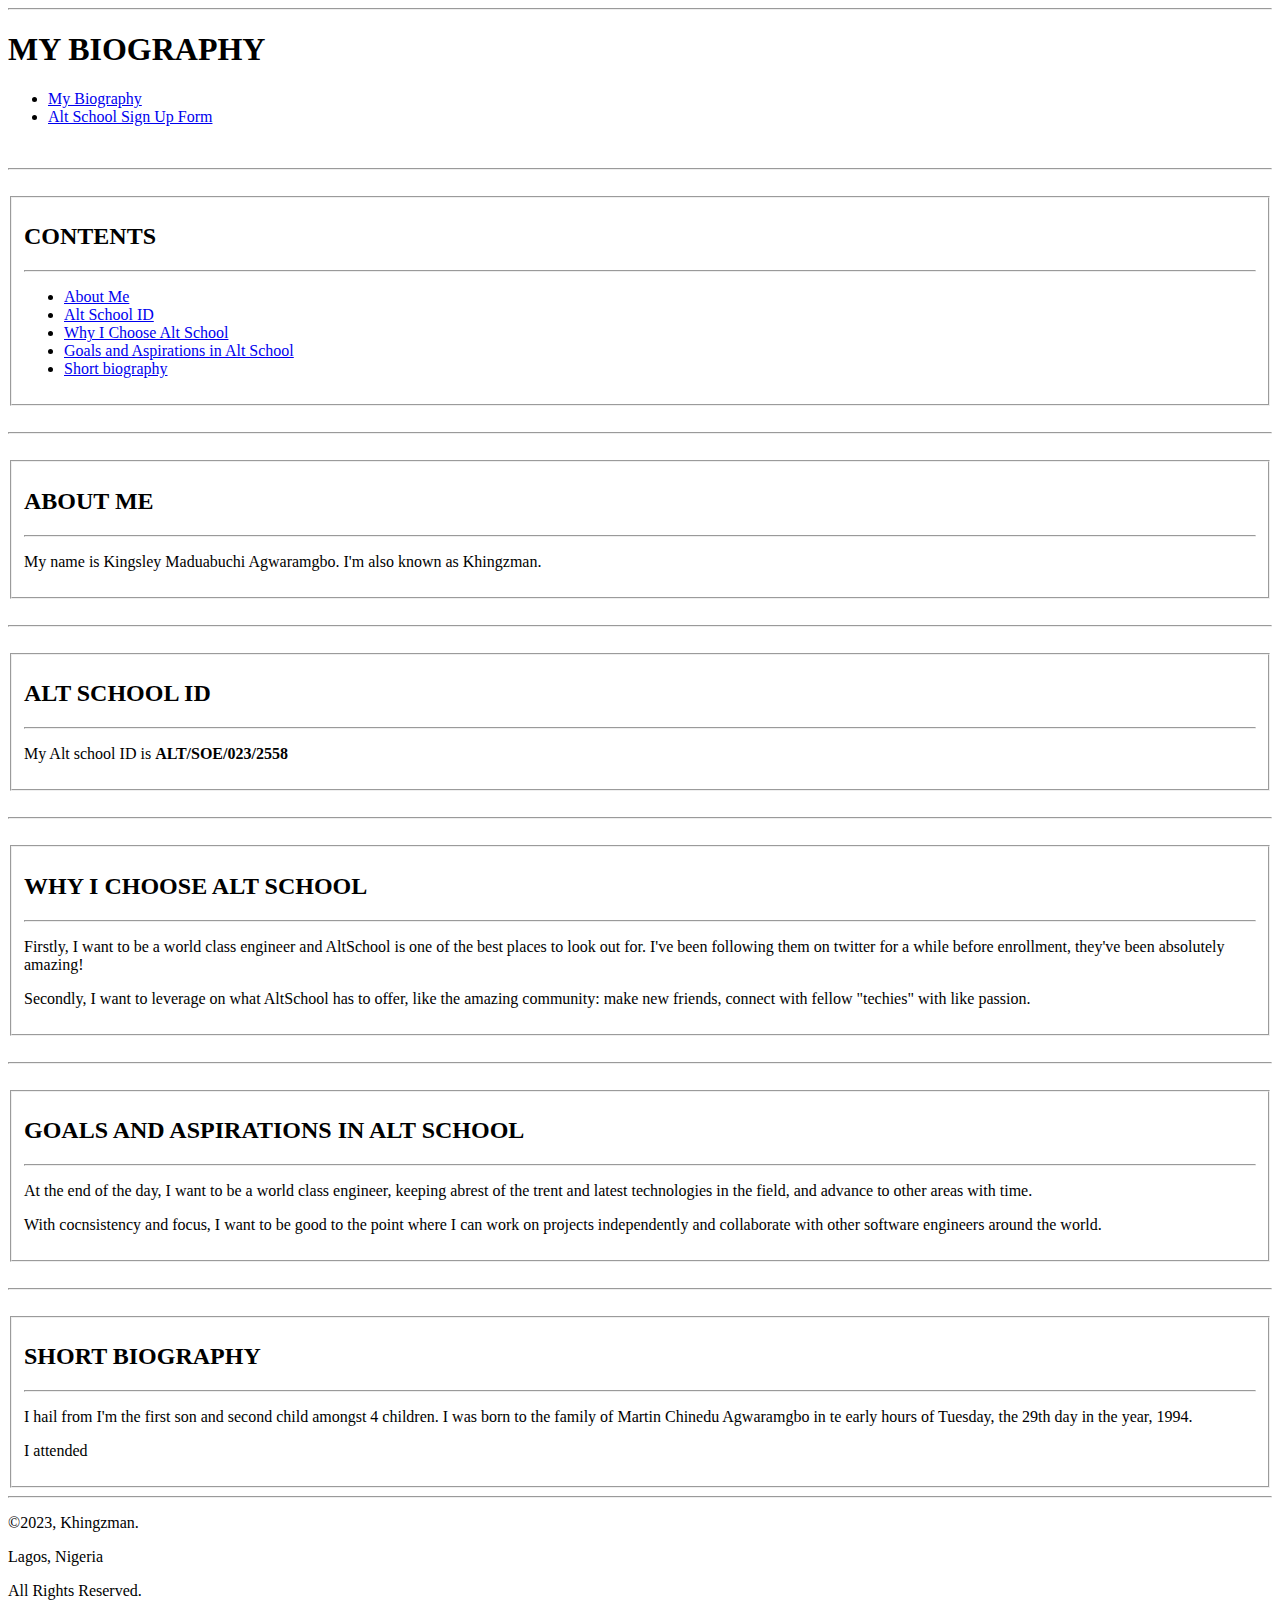
<file: first_assignment/index.html>
<!DOCTYPE html>
<html lang="en">

<head>
  <meta charset="UTF-8">
  <meta name="viewport" content="width=device-width, initial-scale=1.0">
  <title>Biography Page</title>
</head>

<body>
  <main>
    <hr>
    <header>
      <h1>MY BIOGRAPHY</h1>
      <nav>
        <ul>
          <li><a href="#">My Biography</a></li>
          <li><a href="./sign_up_form.html">Alt School Sign Up Form</a></li>
        </ul>
      </nav>
    </header>
    <br>
    <hr>
    <br>

    <section aria-labelledby="table_of_content">
      <fieldset id="table_of_content">
        <h2>CONTENTS</h2>
        <hr>
        <ul>
          <li><a href="#about_me">About Me</a></li>
          <li><a href="#my_altSchool_ID">Alt School ID</a></li>
          <li><a href="#why_i_choose_altSchool">Why I Choose Alt School</a></li>
          <li><a href="#goals_and_aspiration_in_altSchool">Goals and Aspirations in Alt School</a></li>
          <li><a href="#short_biography">Short biography</a></li>
        </ul>
      </fieldset>
    </section>
    <br>
    <hr>
    <br>
    <section aria-labelledby="about_me">
      <fieldset>
        <h2 id="about_me">ABOUT ME</h2>
        <hr>
        <p>
          My name is Kingsley Maduabuchi Agwaramgbo. I'm also known as Khingzman.
        </p>
      </fieldset>
    </section>
    <br>
    <hr>
    <br>
    <section aria-labelledby="my_altSchool_ID">
      <fieldset>
        <h2 id="my_altSchool_ID">ALT SCHOOL ID</h2>
        <hr>
        <p>
          My Alt school ID is <strong>ALT/SOE/023/2558</strong>
        </p>
      </fieldset>
    </section>

    <br>
    <hr>
    <br>
    <section aria-labelledby="why_i_choose_altSchool">
      <fieldset>
        <h2 id="why_i_choose_altSchool">WHY I CHOOSE ALT SCHOOL</h2>
        <hr>
        <p>
          Firstly, I want to be a world class engineer and AltSchool is one of the best places to look out for. I've
          been following them on twitter for a while before enrollment, they've been absolutely amazing!
        </p>
        <p>
          Secondly, I want to leverage on what AltSchool has to offer, like the amazing community: make new friends,
          connect with fellow "techies" with like passion.

        </p>
      </fieldset>
    </section>

    <br>
    <hr>
    <br>
    <section aria-labelledby="goals_and_aspiration_in_altSchool">
      <fieldset>
        <h2 id="goals_and_aspiration_in_altSchool">GOALS AND ASPIRATIONS IN ALT SCHOOL</h2>
        <hr>
        <p>
          At the end of the day, I want to be a world class engineer, keeping abrest of the trent and latest
          technologies in the field, and advance to other areas with time.
        </p>
        <p>
          With cocnsistency and focus, I want to be good to the point where I can work on projects independently and
          collaborate with other software engineers around the world.
        </p>
      </fieldset>
    </section>

    <br>
    <hr>
    <br>
    <section aria-labelledby="short_biography">
      <fieldset>
        <h2 id="short_biography">SHORT BIOGRAPHY</h2>
        <hr>
        <p>
          I hail from I'm the first son and second child amongst 4 children. I was born to the family of Martin Chinedu
          Agwaramgbo in te early hours of Tuesday, the 29th day in the year, 1994.
        </p>
        <p>
          I attended
        </p>
      </fieldset>
    </section>
  </main>
</body>

<footer>
  <hr>

  <p>&copy;2023, Khingzman.</p>
  <p>Lagos, Nigeria</p>
  <p>All Rights Reserved.</p>
  <hr>
</footer>

</html>
</file>
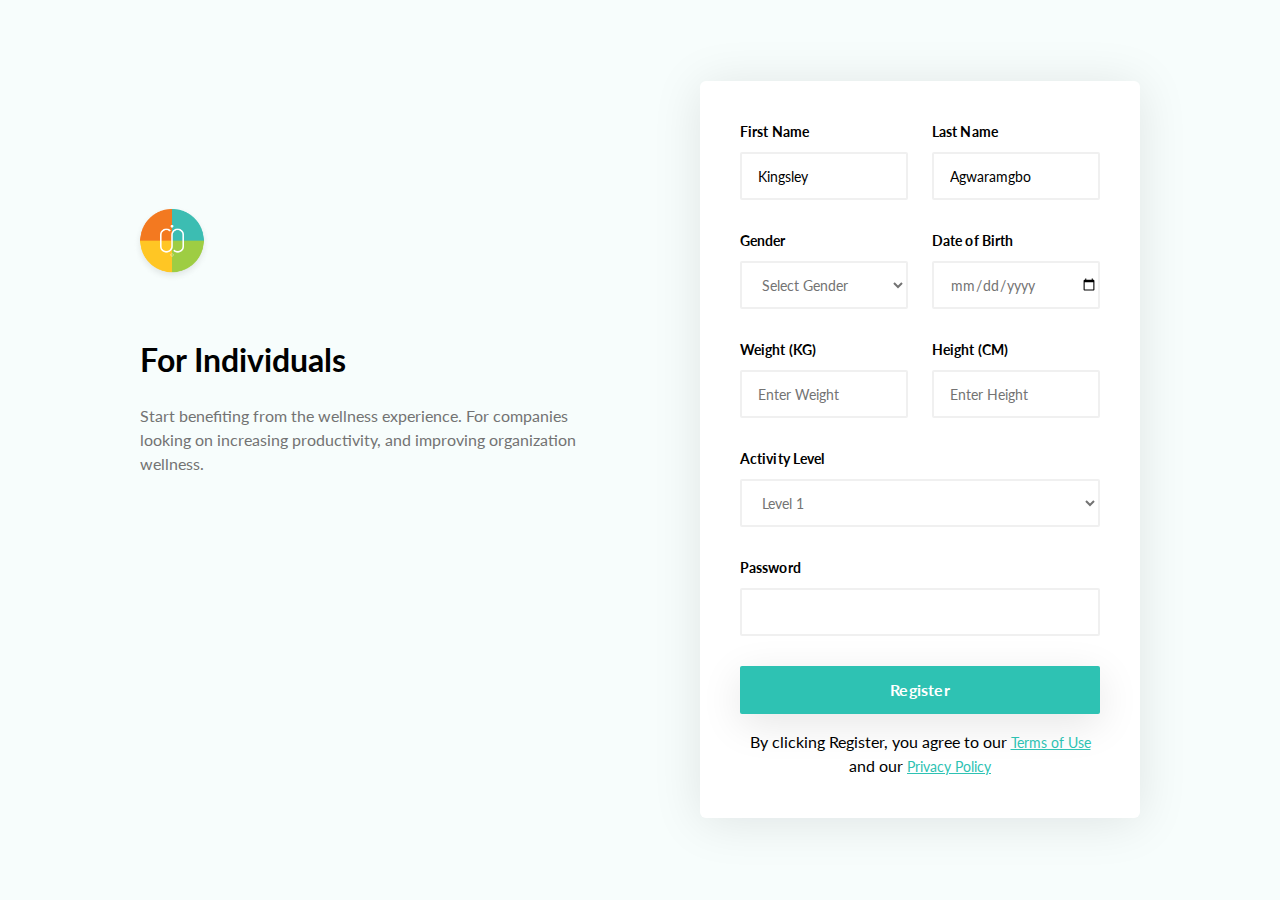
<file: second_assignment/index.html>
<!DOCTYPE html>
<html lang="en">

<head>
  <meta charset="UTF-8">
  <meta name="viewport" content="width=device-width, initial-scale=1.0">

  <link rel="preconnect" href="https://fonts.googleapis.com">
  <link rel="preconnect" href="https://fonts.gstatic.com" crossorigin>
  <link href="https://fonts.googleapis.com/css2?family=Lato:wght@100;300;400;700;900&display=swap" rel="stylesheet">

  <link rel="stylesheet" href="./index.css">
  <title>AltSchool Second Assignment</title>
</head>

<body>
  <main class="flex-container">
    <section class="section-left section">
      <div class="leftContents">
        <div class="img-container">
          <img src="./asset/Logo assignment.png" alt="logo" class="img-logo">
        </div>
        <h1>For Individuals</h1>
        <div>
          <p>Start benefiting from the wellness experience. For companies looking on increasing productivity, and
            improving
            organization wellness.</p>
        </div>
      </div>
    </section>

    <section class="section-right section">
      <div class="rightContents">
        <div class="form-wrapper">
          <form action="" method="post">
            <div class="flex-split-sides">
              <div class="form-container">
                <div class="first-name">
                  <label for="first-name">First Name</label>
                  <input type="text" id="first-name" name="first-name" required value="Kingsley">
                </div>

                <div class="gender">
                  <label for="gender">Gender</label>
                  <select name="gender" id="gender">
                    <option value="" selected>Select Gender</option>
                    <option value="male">Male</option>
                    <option value="female">Female</option>
                  </select>
                </div>

                <div class="weight">
                  <label for="weight">Weight (KG)</label>
                  <input type="text" id="weight" name="weight" required placeholder="Enter Weight">
                </div>
              </div>

              <div class="form-container">
                <div class="last-name">
                  <label for="last-name">Last Name</label>
                  <input type="text" id="last-name" name="last-name" required value="Agwaramgbo">
                </div>

                <div class="D-O-B">
                  <label for="date">Date of Birth</label>
                  <input class="date" type="date" name="date" id="date" required>
                </div>

                <div class="height">
                  <label for="height">Height (CM)</label>
                  <input type="text" id="height" name="height" required placeholder="Enter Height">
                </div>
              </div>
            </div>

            <div class="form-full-length">
              <label for="activity-level">Activity Level</label>
              <select name="activity-level" id="activity-level" required>
                <option value="level-1">Level 1</option>
                <option value="level-2">Level 2</option>
              </select>

              <label for="password">Password</label>
              <input type="password" required id="password" name="password">

              <button class="button">Register</button>
            </div>
          </form>
          <p>By clicking Register, you agree to our <a href="#">Terms of Use</a> and our <a href="#">Privacy
              Policy</a>
          </p>
        </div>

      </div>
    </section>
  </main>
</body>

</html>
</file>
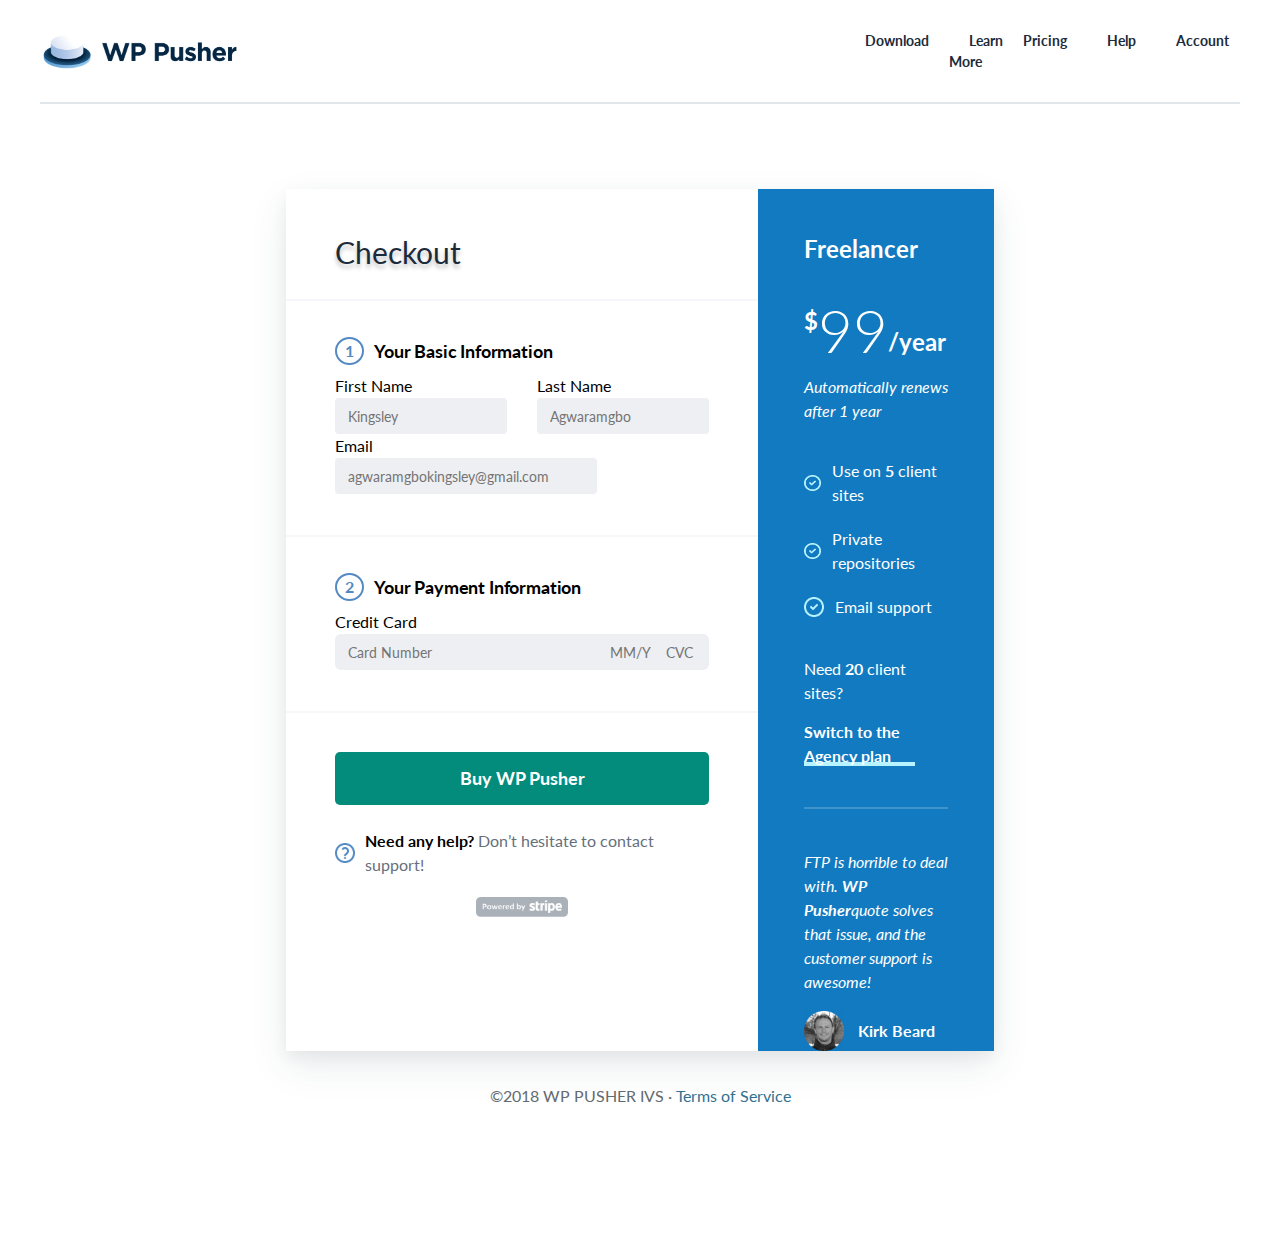
<file: third-assignment/index.html>
<!DOCTYPE html>
<html lang="en">

<head>
  <meta charset="UTF-8">
  <meta name="viewport" content="width=device-width, initial-scale=1.0">
  <title>WP-Pusher-Checkout</title>
  <link rel="stylesheet" href="./index.css">

  <link rel="preconnect" href="https://fonts.googleapis.com">
  <link rel="preconnect" href="https://fonts.gstatic.com" crossorigin>
  <link href="https://fonts.googleapis.com/css2?family=Lato:wght@100;300;400;700;900&display=swap" rel="stylesheet">

</head>

<body>
  <nav class="nav-flex-container">
    <div class="logo-container">
      <img src="./assets/wppusher-logo copy.png" alt="logo">
    </div>

    <div class="nav">
      <ul>
        <li>
          <a href="#">Download</a>
        </li>
        <li>
          <a href="#">Learn More</a>
        </li>
        <li>
          <a href="#">Pricing</a>
        </li>
        <li>
          <a href="#">Help</a>
        </li>
        <li>
          <a href="#">Account</a>
        </li>
      </ul>
    </div>
  </nav>
  <div class="divider"></div>

  <main class="main-container">
    <div class="flex-container">
      <div class="flex-1-container">
        <div class="elements-wrapper">
          <div class="title-section">
            <h2>Checkout</h2>
          </div>

          <div class="divide"></div>
          
          <div class="basic-info">
            <div class="flex-items">
              <div class="number-style">
                <h2>1</h2>
              </div>

              <div class="h2-style">
                <h2>Your Basic Information</h2>
              </div>
            </div>
            
            <div class="form">
              <form action="" method="get">

                <div class="flex-input">
                  <div class="flex-input-2">
                    <label for="first-name">First Name</label>
                    <input type="text" id="first-name" name="first-name" required placeholder="Kingsley" class="flexed-input">
                  </div>
                  <div class="flex-input-2">
                    <label for="last-name">Last Name</label>
                    <input type="text" id="last-name" name="last-name" required placeholder="Agwaramgbo"   class="flexed-input">
                  </div>
                </div>
                
                <div class="longer-input">
                  <label for="email">Email</label>
                  <input type="text" id="email" name="email" required class="longer-input-field" placeholder="agwaramgbokingsley@gmail.com">
                </div>

              </form>
            </div>
          </div>

          <div class="divide"></div>

          <div class="payment-info">
            <div class="flex-items">
              <div class="number-style">
                <h2>2</h2>
              </div>
              
              <div class="h2-style">
                <h2>Your Payment Information</h2>
              </div>
            </div>

            <div>
              <label for="credit-card">Credit Card</label>

              <div class="input-card">
                <input type="text" id="credit-card" name="credit-card" required placeholder="Card Number" class="card-input">
                <input type="text" id="credit-card" name="credit-card" required placeholder="MM/YY" class="month">
                <input type="text" id="credit-card" name="credit-card" required placeholder="CVC" class="cvc">
              </div>
            </div>
          </div>
          
          <div class="divide"></div>

          <div class="button">
            <button type="submit">Buy WP Pusher</button>
          </div>

          <div class="help">
            <div class="help-icon">
              <img src="./assets/Mask.png" alt="help-icon" class="icon">
            </div>

            <div class="support">
              <p><span class="bold">Need any help?</span> <span class="gray">Don’t hesitate to <span class="border-bottom">contact</span> support!</p>
            </div>
          </div>

          <div class="stripe">
            <img src="./assets/powered_by_stripe.png" alt="stripe logo" class="stripe-logo">
          </div>
        </div>
      </div>


      <div class="flex-2-container">
        <div class="wrapper">
          <div class="freelancer">
            <h2>Freelancer</h2>
          </div>

          <div class="price">
            <div class="dollar">$</div>
            <div class="ninety-nine">99</div>
            <div class="per-year">/year</div>
          </div>

          <div class="renewal">Automatically renews after 1 year</div>

          <div class="features">
            <div class="features-flex-items">
              <div class="check-mark">
                <img src="./assets/Combined Shape.png" alt="check-mark" class="checker-img">
              </div>
              <div class="features-paragraph">
                <p>Use on <span class="five">5</span> client sites</p>
              </div>
            </div>

            <div class="features-flex-items">
              <div class="check-mark">
                <img src="./assets/Combined Shape.png" alt="check-mark" class="checker-img">
              </div>
              <div class="features-paragraph">
                <p>Private repositories</p>
              </div>
            </div>

            <div class="features-flex-items">
              <div class="check-mark">
                <img src="./assets/Combined Shape.png" alt="check-mark" class="checker-img">
              </div>
              <div class="features-paragraph">
                <p>Email support</p>
              </div>
            </div>
          </div>

          <div class="client-sites-container">
            <div class="client-sites">
              <p>Need <span class="bold">20</span> client sites?</p>
            </div>

            <div class="agency-plan bold">
              Switch to the Agency plan
              <div class="bottom-border"></div>
            </div>
          </div>

          <div class="divider-rule"></div>

          <div class="quote-container">
            <blockquote>
              FTP is horrible to deal with. <span class="bold">WP Pusher</span>quote solves that issue, and the customer support is awesome!
            </blockquote>
          </div>

          <div class="kirk-profile">
            <div class="kirk-img-container">
              <img src="./assets/Bitmap.jpg" alt="profile-img" class="kirk-img">
            </div>

            <div class="kirk-beard">
              <p>Kirk Beard</p>
            </div>
          </div>
        </div>
      </div>
    </div>
  </main>
  <footer class="footer">
    <p>
      <span class="copyright">&copy;2018 WP PUSHER IVS &middot;</span> <span class="terms">Terms of Service</span>
    </p>
  </footer>
</body>

</html>
</file>
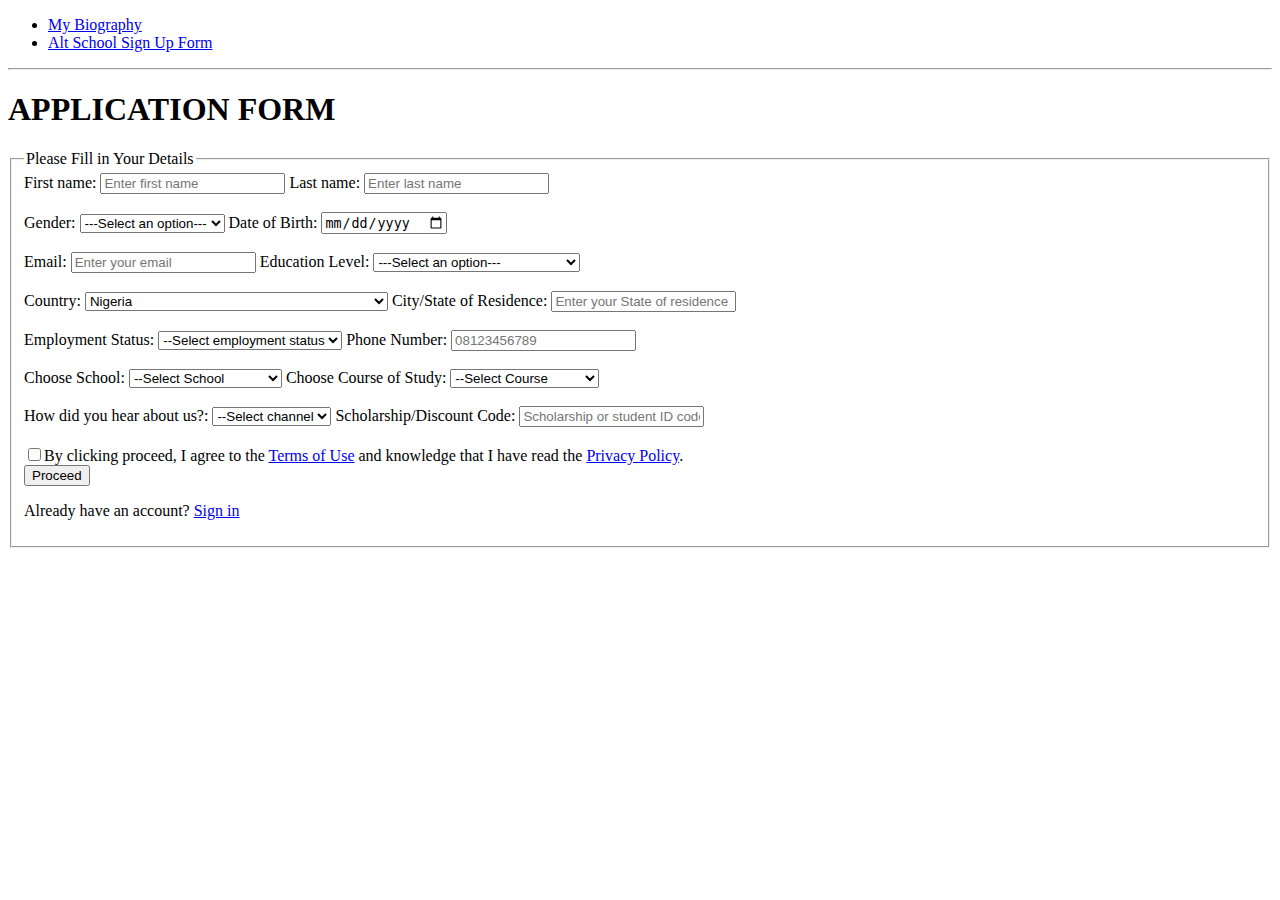
<file: first_assignment/sign_up_form.html>
<!DOCTYPE html>
<html lang="en">

<head>
  <meta charset="UTF-8">
  <meta name="viewport" content="width=device-width, initial-scale=1.0">
  <title>Sign Up Form</title>
</head>

<body>
  <header>
    <nav>
      <ul>
        <li><a href="./index.html">My Biography</a></li>
        <li><a href="#">Alt School Sign Up Form</a></li>
      </ul>
    </nav>
  </header>
  <hr>
  <section>
    <h1>APPLICATION FORM</h1>
    <fieldset>
      <legend>Please Fill in Your Details</legend>

      <form action="#" method="post">
        <label for="first-name">First name:
          <input id="first-name" name="first-name" type="text" required placeholder="Enter first name" />
        </label>
        <label for="last-name">Last name:
          <input id="last-name" name="last-name" type="text" required placeholder="Enter last name" />
        </label>
        <br>
        <br>
        <label for="gender">Gender:
          <select name="gender" id="gender" name="gender" required>
            <option value="" selected>---Select an option---</option>
            <option value="male">Male</option>
            <option value="female">Female</option>
          </select>
        </label>
        <label for="date-of-birth">Date of Birth:
          <input id="date-of-birth" type="date" name="date-of-birth" required />
        </label>
        <br>
        <br>
        <label for="email">Email:
          <input id="email" name="email" type="email" placeholder="Enter your email" required />
        </label>
        <label for="education">Education Level:
          <select name="education" id="education" required>
            <option value="" selected>---Select an option---</option>
            <option value="education">First School Leaving Certificate</option>
            <option value="ssce">SSCE</option>
            <option value="bsc">Bachelors' Degree</option>
            <option value="msc">Masters' Degree</option>
            <option value="phd">PhD</option>
          </select>
        </label>
        <br>
        <br>
        <label for="country">Country:
          <select id="country" name="country" required>
            <option>select country</option>
            <option value="AF">Afghanistan</option>
            <option value="AX">Aland Islands</option>
            <option value="AL">Albania</option>
            <option value="DZ">Algeria</option>
            <option value="AS">American Samoa</option>
            <option value="AD">Andorra</option>
            <option value="AO">Angola</option>
            <option value="AI">Anguilla</option>
            <option value="AQ">Antarctica</option>
            <option value="AG">Antigua and Barbuda</option>
            <option value="AR">Argentina</option>
            <option value="AM">Armenia</option>
            <option value="AW">Aruba</option>
            <option value="AU">Australia</option>
            <option value="AT">Austria</option>
            <option value="AZ">Azerbaijan</option>
            <option value="BS">Bahamas</option>
            <option value="BH">Bahrain</option>
            <option value="BD">Bangladesh</option>
            <option value="BB">Barbados</option>
            <option value="BY">Belarus</option>
            <option value="BE">Belgium</option>
            <option value="BZ">Belize</option>
            <option value="BJ">Benin</option>
            <option value="BM">Bermuda</option>
            <option value="BT">Bhutan</option>
            <option value="BO">Bolivia</option>
            <option value="BQ">Bonaire, Sint Eustatius and Saba</option>
            <option value="BA">Bosnia and Herzegovina</option>
            <option value="BW">Botswana</option>
            <option value="BV">Bouvet Island</option>
            <option value="BR">Brazil</option>
            <option value="IO">British Indian Ocean Territory</option>
            <option value="BN">Brunei Darussalam</option>
            <option value="BG">Bulgaria</option>
            <option value="BF">Burkina Faso</option>
            <option value="BI">Burundi</option>
            <option value="KH">Cambodia</option>
            <option value="CM">Cameroon</option>
            <option value="CA">Canada</option>
            <option value="CV">Cape Verde</option>
            <option value="KY">Cayman Islands</option>
            <option value="CF">Central African Republic</option>
            <option value="TD">Chad</option>
            <option value="CL">Chile</option>
            <option value="CN">China</option>
            <option value="CX">Christmas Island</option>
            <option value="CC">Cocos (Keeling) Islands</option>
            <option value="CO">Colombia</option>
            <option value="KM">Comoros</option>
            <option value="CG">Congo</option>
            <option value="CD">Congo, Democratic Republic of the Congo</option>
            <option value="CK">Cook Islands</option>
            <option value="CR">Costa Rica</option>
            <option value="CI">Cote D'Ivoire</option>
            <option value="HR">Croatia</option>
            <option value="CU">Cuba</option>
            <option value="CW">Curacao</option>
            <option value="CY">Cyprus</option>
            <option value="CZ">Czech Republic</option>
            <option value="DK">Denmark</option>
            <option value="DJ">Djibouti</option>
            <option value="DM">Dominica</option>
            <option value="DO">Dominican Republic</option>
            <option value="EC">Ecuador</option>
            <option value="EG">Egypt</option>
            <option value="SV">El Salvador</option>
            <option value="GQ">Equatorial Guinea</option>
            <option value="ER">Eritrea</option>
            <option value="EE">Estonia</option>
            <option value="ET">Ethiopia</option>
            <option value="FK">Falkland Islands (Malvinas)</option>
            <option value="FO">Faroe Islands</option>
            <option value="FJ">Fiji</option>
            <option value="FI">Finland</option>
            <option value="FR">France</option>
            <option value="GF">French Guiana</option>
            <option value="PF">French Polynesia</option>
            <option value="TF">French Southern Territories</option>
            <option value="GA">Gabon</option>
            <option value="GM">Gambia</option>
            <option value="GE">Georgia</option>
            <option value="DE">Germany</option>
            <option value="GH">Ghana</option>
            <option value="GI">Gibraltar</option>
            <option value="GR">Greece</option>
            <option value="GL">Greenland</option>
            <option value="GD">Grenada</option>
            <option value="GP">Guadeloupe</option>
            <option value="GU">Guam</option>
            <option value="GT">Guatemala</option>
            <option value="GG">Guernsey</option>
            <option value="GN">Guinea</option>
            <option value="GW">Guinea-Bissau</option>
            <option value="GY">Guyana</option>
            <option value="HT">Haiti</option>
            <option value="HM">Heard Island and Mcdonald Islands</option>
            <option value="VA">Holy See (Vatican City State)</option>
            <option value="HN">Honduras</option>
            <option value="HK">Hong Kong</option>
            <option value="HU">Hungary</option>
            <option value="IS">Iceland</option>
            <option value="IN">India</option>
            <option value="ID">Indonesia</option>
            <option value="IR">Iran, Islamic Republic of</option>
            <option value="IQ">Iraq</option>
            <option value="IE">Ireland</option>
            <option value="IM">Isle of Man</option>
            <option value="IL">Israel</option>
            <option value="IT">Italy</option>
            <option value="JM">Jamaica</option>
            <option value="JP">Japan</option>
            <option value="JE">Jersey</option>
            <option value="JO">Jordan</option>
            <option value="KZ">Kazakhstan</option>
            <option value="KE">Kenya</option>
            <option value="KI">Kiribati</option>
            <option value="KP">Korea, Democratic People's Republic of</option>
            <option value="KR">Korea, Republic of</option>
            <option value="XK">Kosovo</option>
            <option value="KW">Kuwait</option>
            <option value="KG">Kyrgyzstan</option>
            <option value="LA">Lao People's Democratic Republic</option>
            <option value="LV">Latvia</option>
            <option value="LB">Lebanon</option>
            <option value="LS">Lesotho</option>
            <option value="LR">Liberia</option>
            <option value="LY">Libyan Arab Jamahiriya</option>
            <option value="LI">Liechtenstein</option>
            <option value="LT">Lithuania</option>
            <option value="LU">Luxembourg</option>
            <option value="MO">Macao</option>
            <option value="MK">Macedonia, the Former Yugoslav Republic of</option>
            <option value="MG">Madagascar</option>
            <option value="MW">Malawi</option>
            <option value="MY">Malaysia</option>
            <option value="MV">Maldives</option>
            <option value="ML">Mali</option>
            <option value="MT">Malta</option>
            <option value="MH">Marshall Islands</option>
            <option value="MQ">Martinique</option>
            <option value="MR">Mauritania</option>
            <option value="MU">Mauritius</option>
            <option value="YT">Mayotte</option>
            <option value="MX">Mexico</option>
            <option value="FM">Micronesia, Federated States of</option>
            <option value="MD">Moldova, Republic of</option>
            <option value="MC">Monaco</option>
            <option value="MN">Mongolia</option>
            <option value="ME">Montenegro</option>
            <option value="MS">Montserrat</option>
            <option value="MA">Morocco</option>
            <option value="MZ">Mozambique</option>
            <option value="MM">Myanmar</option>
            <option value="NA">Namibia</option>
            <option value="NR">Nauru</option>
            <option value="NP">Nepal</option>
            <option value="NL">Netherlands</option>
            <option value="AN">Netherlands Antilles</option>
            <option value="NC">New Caledonia</option>
            <option value="NZ">New Zealand</option>
            <option value="NI">Nicaragua</option>
            <option value="NE">Niger</option>
            <option value="NG" selected>Nigeria</option>
            <option value="NU">Niue</option>
            <option value="NF">Norfolk Island</option>
            <option value="MP">Northern Mariana Islands</option>
            <option value="NO">Norway</option>
            <option value="OM">Oman</option>
            <option value="PK">Pakistan</option>
            <option value="PW">Palau</option>
            <option value="PS">Palestinian Territory, Occupied</option>
            <option value="PA">Panama</option>
            <option value="PG">Papua New Guinea</option>
            <option value="PY">Paraguay</option>
            <option value="PE">Peru</option>
            <option value="PH">Philippines</option>
            <option value="PN">Pitcairn</option>
            <option value="PL">Poland</option>
            <option value="PT">Portugal</option>
            <option value="PR">Puerto Rico</option>
            <option value="QA">Qatar</option>
            <option value="RE">Reunion</option>
            <option value="RO">Romania</option>
            <option value="RU">Russian Federation</option>
            <option value="RW">Rwanda</option>
            <option value="BL">Saint Barthelemy</option>
            <option value="SH">Saint Helena</option>
            <option value="KN">Saint Kitts and Nevis</option>
            <option value="LC">Saint Lucia</option>
            <option value="MF">Saint Martin</option>
            <option value="PM">Saint Pierre and Miquelon</option>
            <option value="VC">Saint Vincent and the Grenadines</option>
            <option value="WS">Samoa</option>
            <option value="SM">San Marino</option>
            <option value="ST">Sao Tome and Principe</option>
            <option value="SA">Saudi Arabia</option>
            <option value="SN">Senegal</option>
            <option value="RS">Serbia</option>
            <option value="CS">Serbia and Montenegro</option>
            <option value="SC">Seychelles</option>
            <option value="SL">Sierra Leone</option>
            <option value="SG">Singapore</option>
            <option value="SX">Sint Maarten</option>
            <option value="SK">Slovakia</option>
            <option value="SI">Slovenia</option>
            <option value="SB">Solomon Islands</option>
            <option value="SO">Somalia</option>
            <option value="ZA">South Africa</option>
            <option value="GS">South Georgia and the South Sandwich Islands</option>
            <option value="SS">South Sudan</option>
            <option value="ES">Spain</option>
            <option value="LK">Sri Lanka</option>
            <option value="SD">Sudan</option>
            <option value="SR">Suriname</option>
            <option value="SJ">Svalbard and Jan Mayen</option>
            <option value="SZ">Swaziland</option>
            <option value="SE">Sweden</option>
            <option value="CH">Switzerland</option>
            <option value="SY">Syrian Arab Republic</option>
            <option value="TW">Taiwan, Province of China</option>
            <option value="TJ">Tajikistan</option>
            <option value="TZ">Tanzania, United Republic of</option>
            <option value="TH">Thailand</option>
            <option value="TL">Timor-Leste</option>
            <option value="TG">Togo</option>
            <option value="TK">Tokelau</option>
            <option value="TO">Tonga</option>
            <option value="TT">Trinidad and Tobago</option>
            <option value="TN">Tunisia</option>
            <option value="TR">Turkey</option>
            <option value="TM">Turkmenistan</option>
            <option value="TC">Turks and Caicos Islands</option>
            <option value="TV">Tuvalu</option>
            <option value="UG">Uganda</option>
            <option value="UA">Ukraine</option>
            <option value="AE">United Arab Emirates</option>
            <option value="GB">United Kingdom</option>
            <option value="US">United States</option>
            <option value="UM">United States Minor Outlying Islands</option>
            <option value="UY">Uruguay</option>
            <option value="UZ">Uzbekistan</option>
            <option value="VU">Vanuatu</option>
            <option value="VE">Venezuela</option>
            <option value="VN">Viet Nam</option>
            <option value="VG">Virgin Islands, British</option>
            <option value="VI">Virgin Islands, U.s.</option>
            <option value="WF">Wallis and Futuna</option>
            <option value="EH">Western Sahara</option>
            <option value="YE">Yemen</option>
            <option value="ZM">Zambia</option>
            <option value="ZW">Zimbabwe</option>
          </select>
        </label>
        <label for="email">City/State of Residence:
          <input id="residence" name="residence" type="residence" placeholder="Enter your State of residence"
            required />
        </label>
        <br>
        <br>
        <label for="employment">Employment Status:
          <select name="employment" id="employment" required>
            <option value="" selected>--Select employment status</option>
            <option value="employed">Employed</option>
            <option value="unemployed">Unemployed</option>
            <option value="self-employed">self-employed</option>
          </select>
        </label>
        <label for="phone_number">Phone Number:
          <input id="phone_number" name="phone_number" type="phone_number" placeholder="08123456789" required />
        </label>
        <br>
        <br>
        <label for="employment">Choose School:
          <select name="employment" id="employment" required>
            <option value="" selected>--Select School</option>
            <option value="engineering">School of Engineering</option>
            <option value="data">School of Data</option>
            <option value="product">School of Product</option>
          </select>
        </label>
        <label for="employment">Choose Course of Study:
          <select name="employment" id="employment" required>
            <option value="" selected>--Select Course</option>
            <option value="engineering">frontend Engineering</option>
            <option value="data">Backend Engineering</option>
            <option value="product">Cloud Engineering</option>
            <option value="product">Data Analysis</option>
            <option value="product">UI/UX</option>
          </select>
        </label>
        <br>
        <br>
        <label for="employment">How did you hear about us?:
          <select name="employment" id="employment" required>
            <option value="" selected>--Select channel</option>
            <option value="engineering">Twitter</option>
            <option value="data">Instagram</option>
            <option value="product">Facebook</option>
            <option value="product">Word of mouth</option>
            <option value="product">Others</option>
          </select>
        </label>
        <label for="discount-code">Scholarship/Discount Code:
          <input type="text" id="discount-code" name="discount-code" placeholder="Scholarship or student ID code">
        </label>
        <br>
        <br>
        <label for="terms">
          <input type="checkbox" id="terms" name="terms" required>By clicking proceed, I agree to the <a href="#">Terms of Use</a> and
          knowledge that I have read the <a href="#">Privacy Policy</a>.
        </label>
        <br>
        <input type="button" value="Proceed">
      </form>
      <p>Already have an account? <a href="#">Sign in</a></p>

    </fieldset>


  </section>
</body>

</html>
</file>
<file: second_assignment/index.css>
/* 
  CSS Reset
*/
*,
*::before,
*::after {
  box-sizing: border-box;
}

* {
  margin: 0;
}

body {
  line-height: 1.5;
  -webkit-font-smoothing: antialiased;
}

img,
picture,
video,
canvas,
svg {
  display: block;
  max-width: 100%;
}

input,
button,
textarea,
select {
  font: inherit;
}

p,
h1,
h2,
h3,
h4,
h5,
h6 {
  overflow-wrap: break-word;
}

#root,
#__next {
  isolation: isolate;
}

/* Main CSS */
:root {
  --backgroundColor: hsl(174, 62%, 47%, 0.04);
  --form-wrapper-bg: hsl(0, 0%, 100%);
  --gray-text: hsl(0, 0%, 45%);
  --light-gray: hsl(0, 0%, 94%);
  --green-color: hsl(174, 62%, 47%);
}

body {
  background-color: var(--backgroundColor);
}

.flex-container {
  font-family: lato, sans-serif;
  /* height: 100vh; */
  display: flex;
  gap: 120px;
  padding-inline-start: 140px;
  padding-inline-end: 140px;
}

section.section {
  flex: 1;
}

.leftContents p {
  color: var(--gray-text);
}

.img-logo {
  width: 80px;
  margin-inline-start: -8px;
  padding-block-start: 204px;
  margin-block-end: 50px;
}

.leftContents h1 {
  margin-block-end: 20px;
}

div.rightContents {
  margin-block-start: 81px;
}

div.form-wrapper {
  background-color: var(--form-wrapper-bg);
  padding-block-start: 40px;
  padding-block-end: 40px;
  padding-inline-start: 40px;
  padding-inline-end: 40px;
  margin-block-end: 80px;
  border-radius: 6px;
  box-shadow: 0px 4px 50px 0px hsla(224, 65%, 5%, 0.1);

}

/* Makes the media query overflow. Needs adjustment */
form {
  /* max-width: 500px; */
  min-width: 300px;
}

/* input {
  font-size: 14px;
} */

input,
select,
button {
  width: 100%;
  height: 48px;
}

input,
select {
  margin-block-end: 30px;
  font-size: 14px;
  padding-inline-start: 16px;
  /* padding-inline-end: 12px; */
  padding-block-start: 14px;
  padding-block-end: 14px;
  background-color: #fff;
  border: 2px solid var(--light-gray);
  border-radius: 2px;
}

input:focus,
select:focus {
  border: 2px solid var(--green-color);
  outline: none;
}

select,
.date {
  color: var(--gray-text);
}

label {
  display: block;
  margin-block-end: 10px;
  letter-spacing: 0.1px;
  font-size: 14px;
}

label,
button {
  font-weight: 700;
}

div.flex-split-sides {
  display: flex;
  gap: 24px;
}

div.form-container {
  flex: 1;
}

button {
  margin-block-end: 16px;
  letter-spacing: 0.2px;
  font-size: 16px;
  background-color: var(--green-color);
  border: none;
  border-radius: 2px;
  color: var(--form-wrapper-bg);
  box-shadow: 0px 10px 40px rgba(0, 0, 0, 0.10);
}

.form-wrapper p {
  text-align: center;
}

input::placeholder {
  font-size: 14px;
  color: var(--gray-text);
}

a {
  color: var(--green-color);
  font-size: 14px;
}

@media (max-width: 600px) {
  .flex-container {
    display: flex;
    flex-direction: column;
    /* gap: 0; */
    padding-inline-start: 24px;
    padding-inline-end: 24px;
    /* margin-left: 0 */
  }

  div.flex-split-sides {
    display: flex;
    flex-direction: column;
    gap: 0;
  }

  .img-logo {
    padding-block-start: 74px;
    margin-block-end: 40px;
  }

  div.rightContents {
    margin-block-start: -80px;
  }

  div.form-wrapper {
    padding-block-start: 24px;
    padding-block-end: 24px;
    padding-inline-start: 16px;
    padding-inline-end: 16px;
    margin-block-end: 64px;
  }
}
</file>
<file: third-assignment/index.css>
/* 
  CSS Reset
*/
*,
*::before,
*::after {
  box-sizing: border-box;
}

* {
  margin: 0;
}

body {
  line-height: 1.5;
  -webkit-font-smoothing: antialiased;
}

/* CSS reset */
img,
picture,
video,
canvas,
svg {
  display: block;
  max-width: 100%;
}

input,
button,
textarea,
select {
  font: inherit;
}

p,
h1,
h2,
h3,
h4,
h5,
h6 {
  overflow-wrap: break-word;
}

#root,
#__next {
  isolation: isolate;
}

/* Main CSS */
:root {
  --black: hsl(211, 35%, 17%);
  --divider-color: hsl(204, 19%, 90%);
  --gray-hover: hsl(213, 10%, 44%);
  --section-divider-color: hsl(216, 33%, 97%);
  --blue-color: hsl(211, 49%, 55%);
  --flex-2-blue: hsl(204, 84%, 41%);
  --input-color: hsl(216, 16%, 94%);
  --green-button: hsl(173, 96%, 28%);
  --gray-text: hsl(213, 10%, 44%);
  --light-blue: hsl(189, 100%, 86%);
  --background-color: hsl(204, 33%, 97%);
  --gray-3: hsl(200, 6%, 41%);
  --blue-footer: hsl(200, 49%, 38%);
  /* --background: hsl(204, 33%, 97%); */
}

body {
  font-family: 'Lato', sans-serif;
  /* background-color: var(--background-color); */
}

.logo-container img {
  width: 200px;
  min-width: 100px;
}

nav.nav-flex-container {
  display: flex;
  justify-content: space-between;
  align-items: center;
  font-size: 14px;
  margin-inline: 40px;
  margin-block-start: 30px;
}

div.nav ul {
  list-style: none;
  display: flex;
  width: 34vw;
  justify-content: space-between;
  /* padding: 0; */
  /* gap: 42px; */
  /* width:30px; */
}

div.nav ul>li>a {
  text-decoration: unset;
  color: var(--black);
  font-weight: 700;
  padding-inline: 20px;
  padding-block: 10px;
  border-radius: 6px;
  transition: border 0.1s ease;
}

div.nav ul>li>a:hover {
  border: 2px solid var(--gray-hover);
}

div.divider {
  height: 2px;
  background-color: var(--divider-color);
  margin-block-start: 30px;
  margin-inline: 40px;
}

main.main-container {
  display: flex;
  align-items: center;
  justify-content: center;
  padding-inline: 286px;
}

/* main flex cotainer */
div.flex-container {
  display: flex;
  margin-block-start: 85px;
  margin-block-end: 33px;
  box-shadow: 0px 5px 15px 0px hsla(0, 0%, 0%, 0.05), 0px 15px 35px 0px hsla(204, 29%, 24%, 0.1);
}

div.title-section h2 {
  color: var(--black);
  font-weight: 400;
  font-size: 30px;
  text-shadow: 0px 4px 4px rgba(0, 0, 0, 0.25);
  margin-block-start: 41px;
  margin-block-end: 24px;

}

div.title-section,
div.basic-info,
div.payment-info,
div.button,
div.help,
div.stripe {
  margin-inline: 49px;
}

div.divide {
  height: 2px;
  background-color: var(--section-divider-color);
  margin-block-end: 36px;
}

div.flex-items {
  display: flex;
  gap: 10px;
  align-items: center;
  margin-block-end: 9px;
}

div.number-style h2 {
  font-size: 16px;
  color: var(--blue-color);
  border: 2px solid var(--blue-color);
  display: inline-block;
  padding: 0px 8px;
  border-radius: 50%;
}

div.h2-style h2 {
  font-size: 18px;
  font-weight: 700;
  letter-spacing: -0.16px;
  font-style: normal;
}

div.flex-input {
  display: flex;
  gap: 30px;
}

input {
  display: block;
  border-radius: 4px;
  border: none;
  background-color: var(--input-color);
  height: 36px;
  padding-inline-start: 13px;
  padding-block: 9px;
  font-size: 14px;
  color: var(--gray-hover);
}

.card-input {
  width: 100%;
}

/* Trace why label is not applying margin bottom */
/* label {
  margin-block-end: 7px;
} */

/* div.longer-input {
  width: 100%;
} */


.flex-input-2,
.flex-input-1 {
  flex: 1;
}

.longer-input-field {
  width: 70%;
}

.flexed-input {
  width: 100%;
}

div.basic-info,
div.payment-info {
  margin-block-end: 41px;
}

button {
  width: 100%;
  border: none;
  font-size: 18px;
  font-weight: 700;
  color: #fff;
  padding-block: 13px;
  border-radius: 5px;
  background-color: var(--green-button);
}

div.button {
  margin-block-start: 39px;
  margin-block-end: 24px;
}

div.help {
  display: flex;
  align-items: center;
  justify-content: center;
  gap: 10px;

}

div.support span.bold {
  font-weight: 700;
}

div.support span.gray {
  color: var(--gray-text);
}

div.help-icon img {
  width: 20px;
  height: 20px;
}

div.stripe .stripe-logo {
  width: 92px;
  margin: 20px auto 46.9px;
}

div.flex-1-container {
  flex: 2;
}

div.flex-2-container {
  flex: 1;
  background-color: var(--flex-2-blue);
  color: #fff;
}

div.wrapper {
  margin-block-start: 42px;
}

/* Second Container */
div.price {
  display: flex;
  align-items: center;
  margin-block-start: 18px;
  letter-spacing: 0.015px;
}

.dollar {
  font-size: 24px;
  font-weight: 700;
  align-self: flex-start;
  margin-block-start: 18px;
}

.ninety-nine {
  font-size: 60px;
  font-weight: 300;
}

.per-year {
  font-size: 24px;
  font-weight: 700;
  align-self: flex-end;
  margin-block-end: 15px;
}

div.renewal {
  font-style: italic;
  line-height: 24px;
  margin-block-end: 36px;
}

div .checker-img {
  width: 20px;
}

div.features-flex-items {
  display: flex;
  align-items: center;
  gap: 11px;
}

.features {
  display: flex;
  flex-direction: column;
  gap: 20px;
  margin-block-end: 38px;
}

div.client-sites-container {
  display: flex;
  flex-direction: column;
  gap: 15px;
  margin-block-end: 41px;
}

div.client-sites-container .bold,
.five,
blockquote .bold {
  font-weight: 700;
}

div>div.bottom-border {
  height: 4px;
  background-color: var(--light-blue);
  width: 77%;
  margin-block-start: -5.7px;
  opacity: 0.5036px;
}

div.divider-rule {
  height: 2px;
  width: 100%;
  background-color: hsl(0, 0%, 100%, 0.2005);
  margin-block-end: 41px;
}

.quote-container blockquote {
  font-style: italic;
  margin-block-end: 17px;
}

.kirk-img-container {
  width: 40px;
}

div.kirk-profile {
  display: flex;
  align-items: center;
  gap: 14px;
  /* margin-block-end: 70px; */
}

div.kirk-beard p {
  font-weight: 700;
}

div.wrapper {
  padding-inline: 46px;
}

.footer p {
  text-align: center;
}

.footer span.copyright {
  color: var(--gray-3);
}

.footer span.terms {
  color: var(--blue-footer);
}

footer.footer {
  margin-block-end: 139px;
}

div.input-card {
  display: flex;
  border-radius: 6px;
}

div.input-card input {
  border-radius: unset;
}

div.input-card input:focus,
input:focus {
  outline: unset;
}

.card-input {
  width: 70%;
}

.month,
.cvc {
  width: 15%;
}

div div.input-card .cvc {
  border-radius: 0 6px 6px 0;
}

div div.input-card .card-input {
  border-radius: 6px 0 0 6px;
}
</file>
